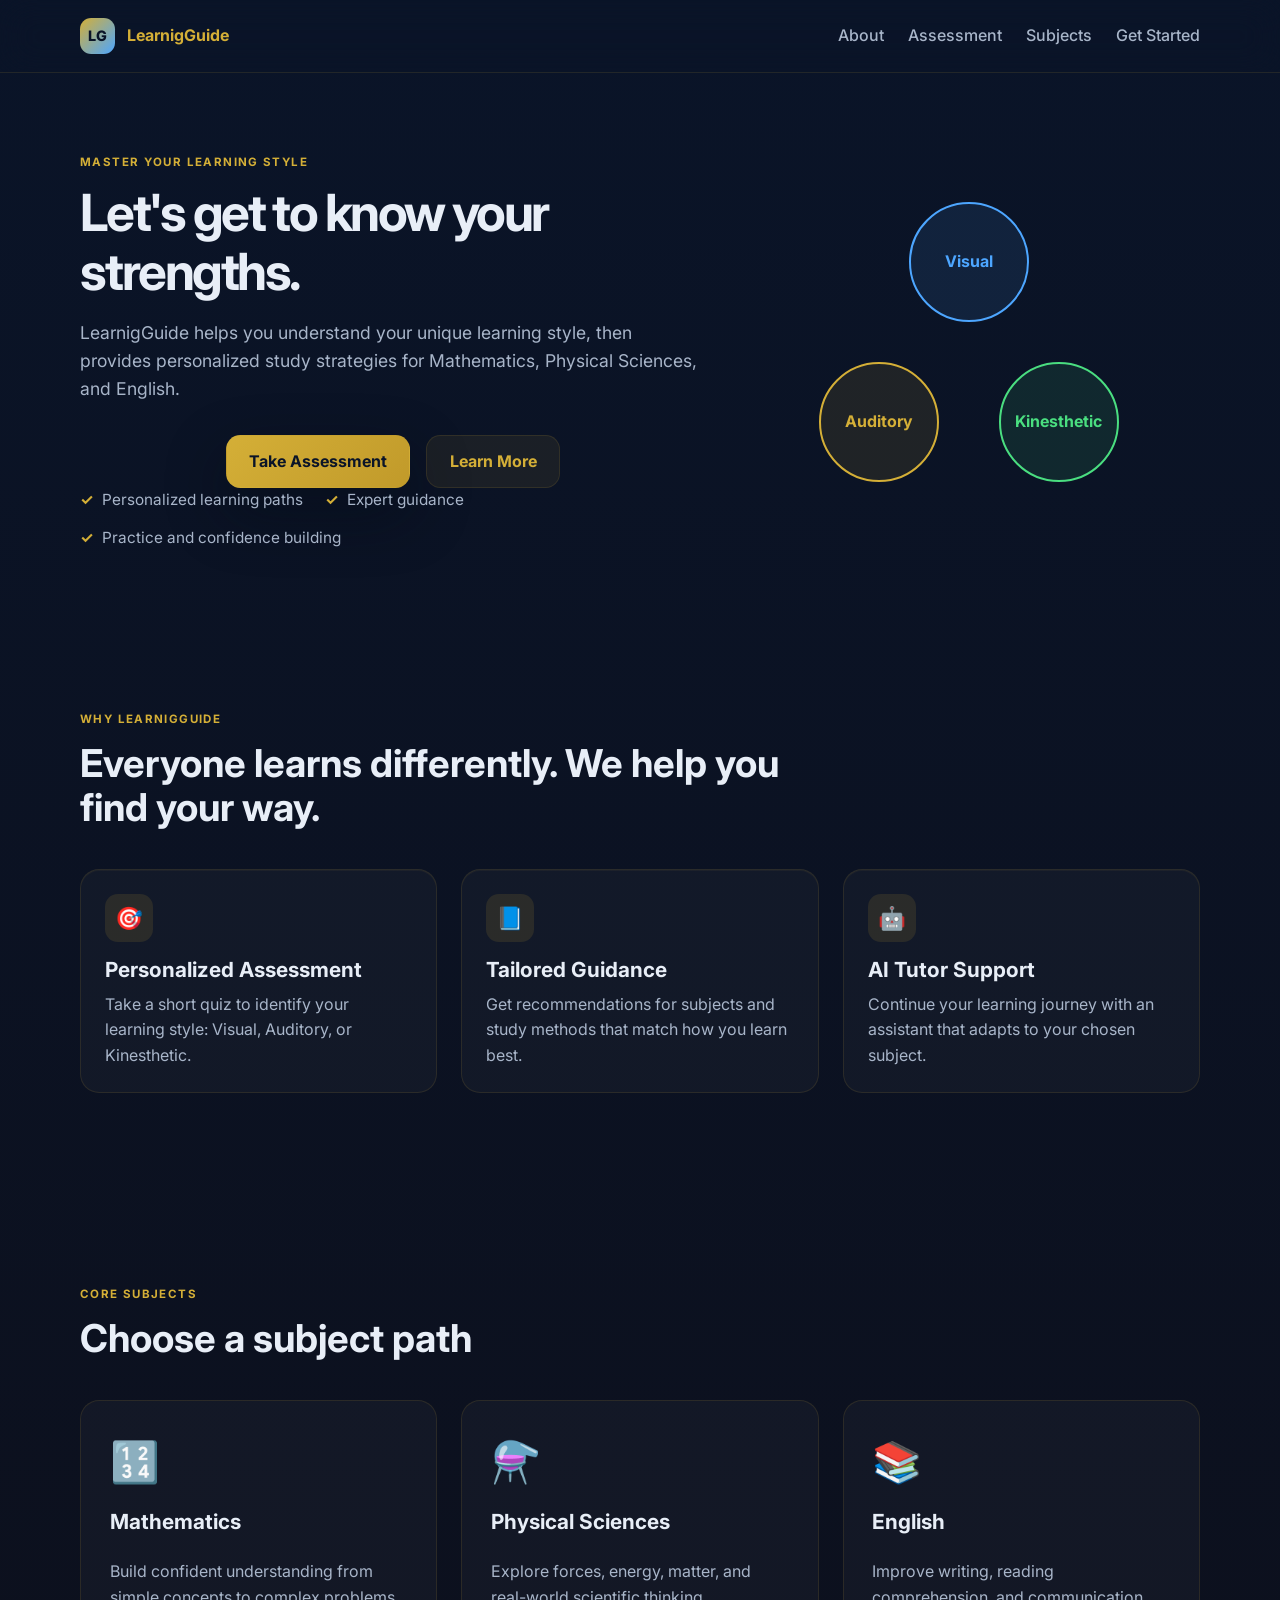
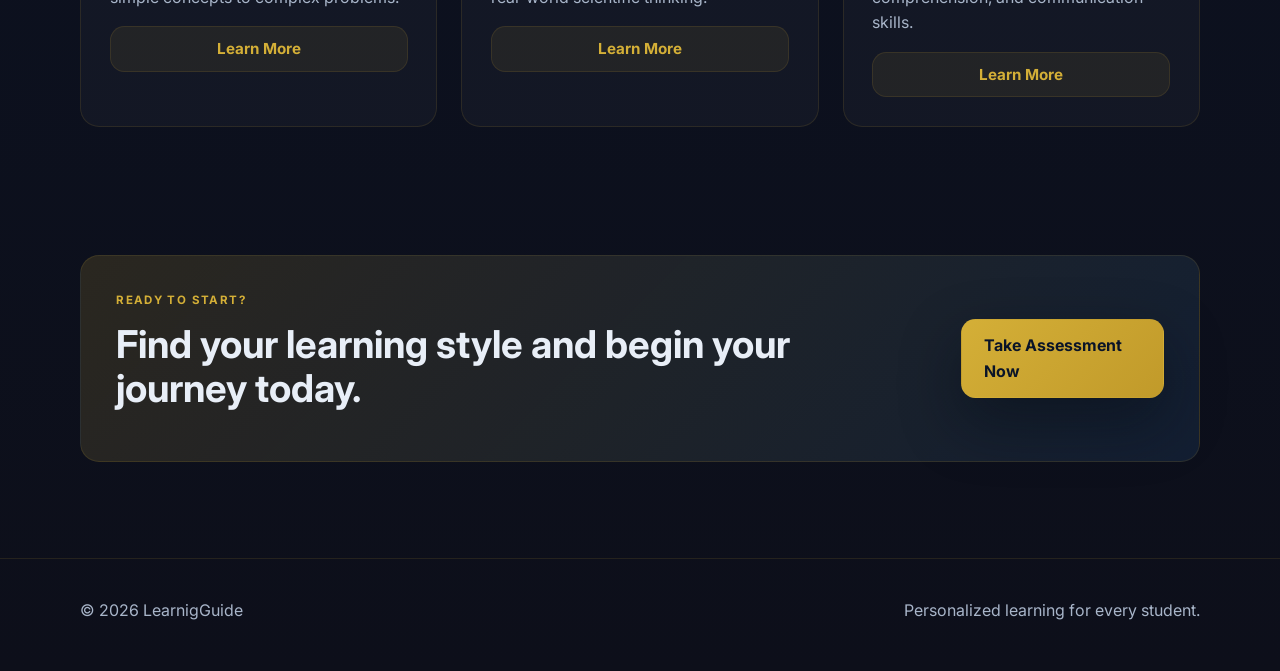
<file: index.html>
<!DOCTYPE html>
<html lang="en">
  <!-- Google Tag Manager -->
<script>(function(w,d,s,l,i){w[l]=w[l]||[];w[l].push({'gtm.start':
new Date().getTime(),event:'gtm.js'});var f=d.getElementsByTagName(s)[0],
j=d.createElement(s),dl=l!='dataLayer'?'&l='+l:'';j.async=true;j.src=
'https://www.googletagmanager.com/gtm.js?id='+i+dl;f.parentNode.insertBefore(j,f);
})(window,document,'script','dataLayer','GTM-PP5P248T');</script>
<!-- End Google Tag Manager -->
  <head>
    <meta charset="UTF-8" />
    <meta name="viewport" content="width=device-width, initial-scale=1.0" />
    <meta
      name="description"
      content="LearnigGuide: Discover your learning style and master Mathematics, Physical Sciences, and English with personalized study strategies."
    />
    <title>LearnigGuide - Your Personalized Learning Journey</title>
    <link rel="preconnect" href="https://fonts.googleapis.com" />
    <link rel="preconnect" href="https://fonts.gstatic.com" crossorigin />
    <link
      href="https://fonts.googleapis.com/css2?family=Inter:wght@400;500;600;700;800&display=swap"
      rel="stylesheet"
    />
    <link rel="stylesheet" href="styles.css" />

    <style>
      .home-cta {
        display: flex;
        justify-content: center;
        gap: 1rem;
        margin-top: 2rem;
      }

      .home-cta a {
        text-decoration: none;
      }
    </style>
  </head>
  <body>
    <!-- Google Tag Manager (noscript) -->
<noscript><iframe src="https://www.googletagmanager.com/ns.html?id=GTM-PP5P248T"
height="0" width="0" style="display:none;visibility:hidden"></iframe></noscript>
<!-- End Google Tag Manager (noscript) -->
    <header class="site-header">
      <div class="container nav">
        <a href="#top" class="brand" aria-label="LearnigGuide Home">
          <span class="brand-mark">LG</span>
          <span>LearnigGuide</span>
        </a>

        <nav class="nav-links" aria-label="Main navigation">
          <a href="#about">About</a>
          <a href="#quiz">Assessment</a>
          <a href="#subjects">Subjects</a>
          <a href="#cta">Get Started</a>
        </nav>

        <button class="menu-toggle" aria-label="Toggle menu">☰</button>
      </div>
    </header>

    <main id="top">
      <section class="hero">
        <div class="container hero-grid">
          <div class="hero-copy">
            <p class="eyebrow">Master Your Learning Style</p>
            <h1>Let's get to know your strengths.</h1>
            <p class="lead">
              LearnigGuide helps you understand your unique learning style, then provides personalized study strategies for Mathematics, Physical Sciences, and English.
            </p>

            <div class="home-cta">
              <a class="button primary" href="assessment.html">Take Assessment</a>
              <a class="button secondary" href="#about">Learn More</a>
            </div>

            <ul class="trust-list" aria-label="Key benefits">
              <li>Personalized learning paths</li>
              <li>Expert guidance</li>
              <li>Practice and confidence building</li>
            </ul>
          </div>

          <div class="hero-card">
            <div class="learning-visual">
              <div class="learning-circle visual-1">Visual</div>
              <div class="learning-circle visual-2">Auditory</div>
              <div class="learning-circle visual-3">Kinesthetic</div>
            </div>
          </div>
        </div>
      </section>

      <section id="about" class="section">
        <div class="container">
          <div class="section-heading">
            <p class="eyebrow">Why LearnigGuide</p>
            <h2>Everyone learns differently. We help you find your way.</h2>
          </div>

          <div class="feature-grid">
            <article class="feature-card">
              <div class="icon">🎯</div>
              <h3>Personalized Assessment</h3>
              <p>Take a short quiz to identify your learning style: Visual, Auditory, or Kinesthetic.</p>
            </article>

            <article class="feature-card">
              <div class="icon">📘</div>
              <h3>Tailored Guidance</h3>
              <p>Get recommendations for subjects and study methods that match how you learn best.</p>
            </article>

            <article class="feature-card">
              <div class="icon">🤖</div>
              <h3>AI Tutor Support</h3>
              <p>Continue your learning journey with an assistant that adapts to your chosen subject.</p>
            </article>
          </div>
        </div>
      </section>

      <section id="subjects" class="section">
        <div class="container">
          <div class="section-heading">
            <p class="eyebrow">Core Subjects</p>
            <h2>Choose a subject path</h2>
          </div>

          <div class="subjects-grid">
            <article class="subject-card">
              <div class="subject-icon">🔢</div>
              <h3>Mathematics</h3>
              <p>Build confident understanding from simple concepts to complex problems.</p>
              <button class="button secondary small" onclick="window.location.href='subjects.html'">Learn More</button>
            </article>

            <article class="subject-card">
              <div class="subject-icon">⚗️</div>
              <h3>Physical Sciences</h3>
              <p>Explore forces, energy, matter, and real-world scientific thinking.</p>
              <button class="button secondary small" onclick="window.location.href='subjects.html'">Learn More</button>
            </article>

            <article class="subject-card">
              <div class="subject-icon">📚</div>
              <h3>English</h3>
              <p>Improve writing, reading comprehension, and communication skills.</p>
              <button class="button secondary small" onclick="window.location.href='subjects.html'">Learn More</button>
            </article>
          </div>
        </div>
      </section>

      <section id="cta" class="section cta-section">
        <div class="container cta-box">
          <div>
            <p class="eyebrow">Ready to start?</p>
            <h2>Find your learning style and begin your journey today.</h2>
          </div>
          <a href="assessment.html" class="button primary">Take Assessment Now</a>
        </div>
      </section>
    </main>

    <footer class="site-footer">
      <div class="container footer-row">
        <p>© <span id="year"></span> LearnigGuide</p>
        <p>Personalized learning for every student.</p>
      </div>
    </footer>

    <script>
      document.getElementById('year').textContent = new Date().getFullYear();
      const toggleButton = document.querySelector('.menu-toggle');
      const navLinks = document.querySelector('.nav-links');

      if (toggleButton && navLinks) {
        toggleButton.addEventListener('click', () => navLinks.classList.toggle('is-open'));
        navLinks.querySelectorAll('a').forEach(link => {
          link.addEventListener('click', () => navLinks.classList.remove('is-open'));
        });
      }
    </script>
  </body>
</html>
</file>
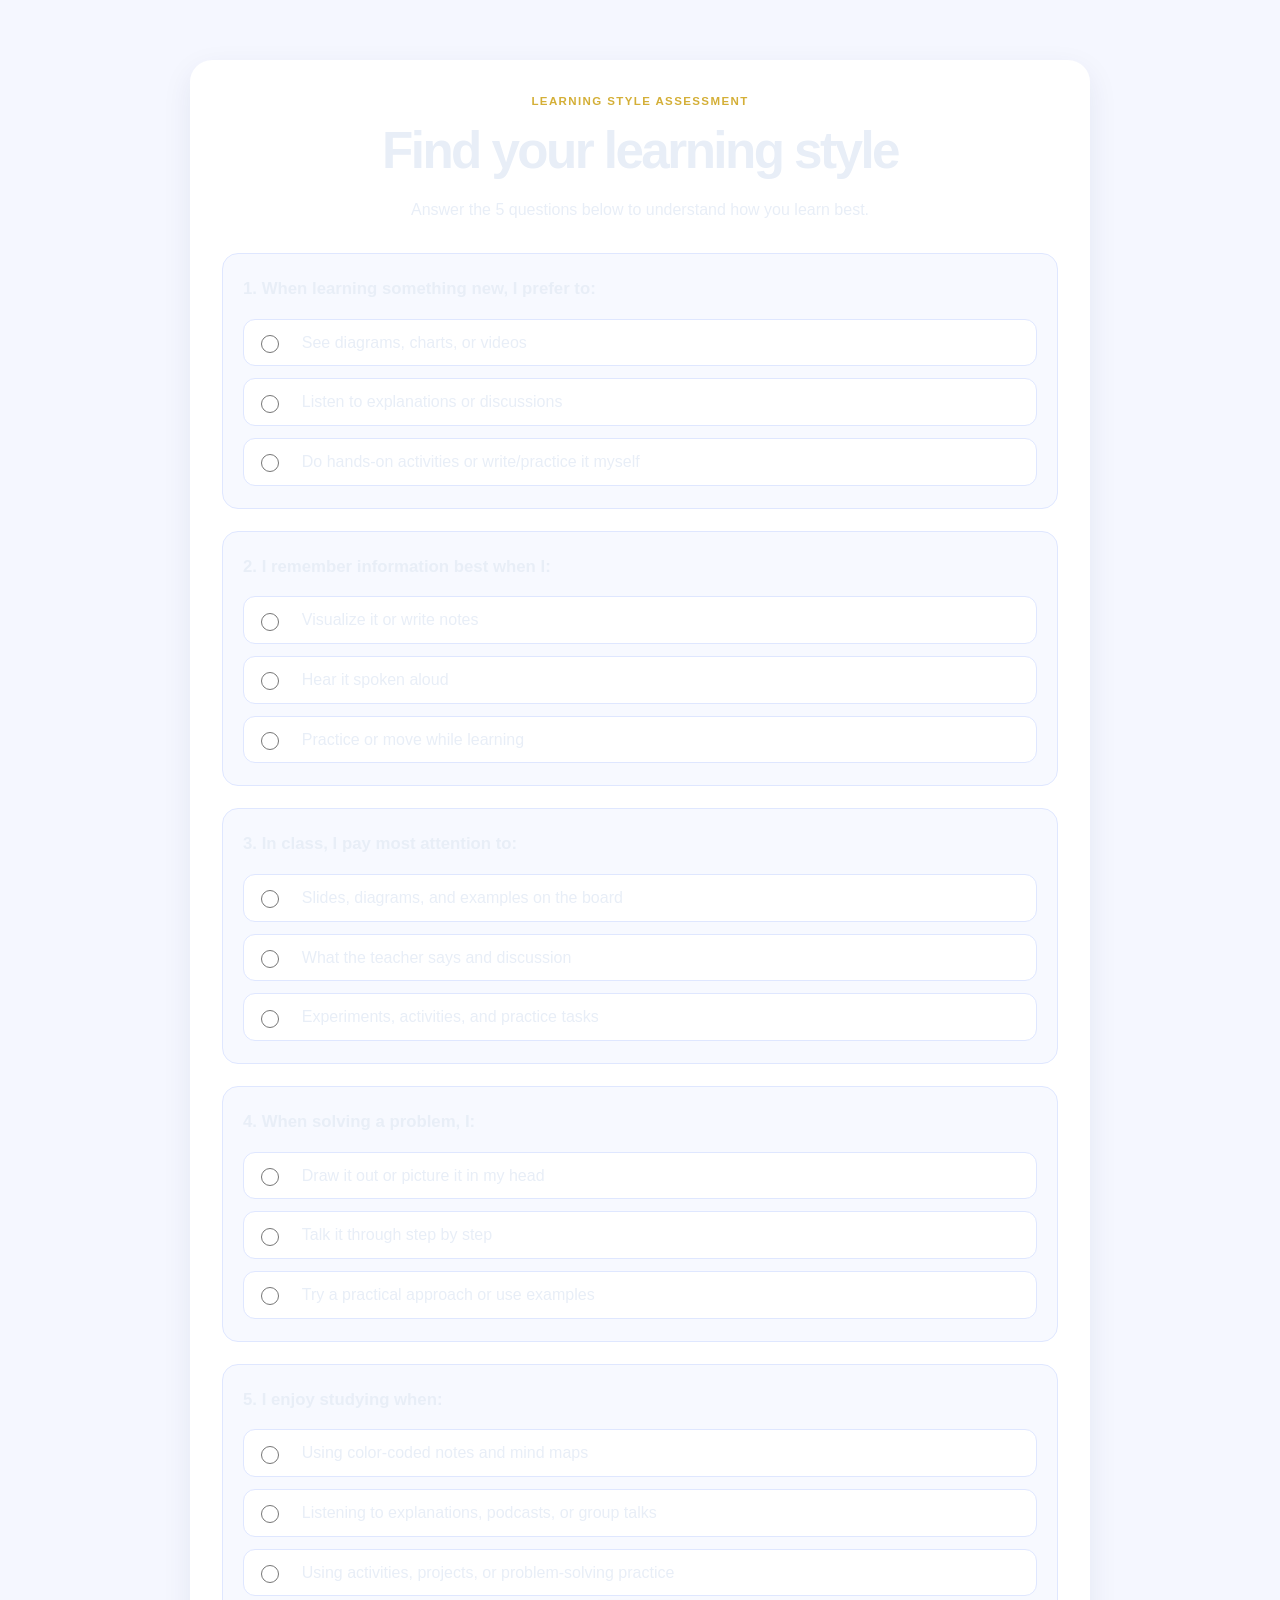
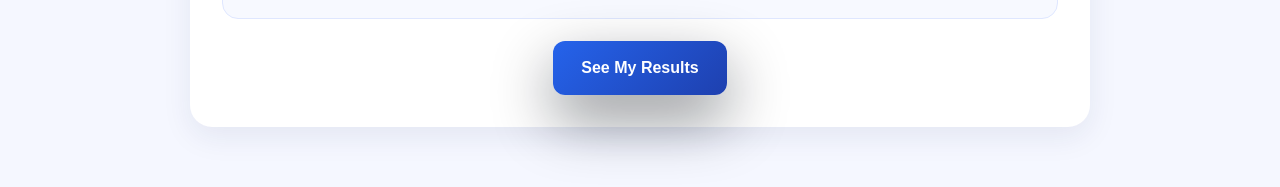
<file: assessment.html>
<!DOCTYPE html>
<html lang="en">
  <!-- Google Tag Manager -->
<script>(function(w,d,s,l,i){w[l]=w[l]||[];w[l].push({'gtm.start':
new Date().getTime(),event:'gtm.js'});var f=d.getElementsByTagName(s)[0],
j=d.createElement(s),dl=l!='dataLayer'?'&l='+l:'';j.async=true;j.src=
'https://www.googletagmanager.com/gtm.js?id='+i+dl;f.parentNode.insertBefore(j,f);
})(window,document,'script','dataLayer','GTM-PP5P248T');</script>
<!-- End Google Tag Manager -->
  <head>
    <meta charset="UTF-8" />
    <meta name="viewport" content="width=device-width, initial-scale=1.0" />
    <title>Assessment | LearnigGuide</title>
    <link rel="stylesheet" href="styles.css" />
    <style>
      body {
        background: #f5f7ff;
        font-family: 'Inter', sans-serif;
        margin: 0;
      }
      .page-shell {
        max-width: 900px;
        margin: 60px auto;
        background: #fff;
        padding: 32px;
        border-radius: 22px;
        box-shadow: 0 10px 30px rgba(23, 37, 84, 0.08);
      }
      .page-header {
        text-align: center;
        margin-bottom: 30px;
      }
      .quiz-question {
        background: #f7f9ff;
        border: 1px solid #dfe7ff;
        border-radius: 16px;
        padding: 22px 20px;
        margin-bottom: 22px;
      }
      .question-text {
        display: block;
        font-size: 1.05rem;
        font-weight: 700;
        margin-bottom: 16px;
      }
      .options {
        display: grid;
        gap: 12px;
      }
      .option {
        display: flex;
        align-items: center;
        gap: 10px;
        background: #fff;
        border: 1px solid #dfe7ff;
        border-radius: 12px;
        padding: 10px 12px;
      }
      .option input {
        width: 18px;
        height: 18px;
      }
      .btn-row {
        display: flex;
        justify-content: center;
        margin-top: 10px;
      }
      .button {
        display: inline-block;
        border: none;
        border-radius: 12px;
        padding: 14px 28px;
        font-weight: 700;
        text-decoration: none;
        cursor: pointer;
      }
      .button.primary {
        background: linear-gradient(135deg, #2563eb, #1e40af);
        color: white;
      }
    </style>
  </head>
  <body>
    <!-- Google Tag Manager (noscript) -->
<noscript><iframe src="https://www.googletagmanager.com/ns.html?id=GTM-PP5P248T"
height="0" width="0" style="display:none;visibility:hidden"></iframe></noscript>
<!-- End Google Tag Manager (noscript) -->
    <div class="page-shell">
      <div class="page-header">
        <p class="eyebrow">Learning Style Assessment</p>
        <h1>Find your learning style</h1>
        <p>Answer the 5 questions below to understand how you learn best.</p>
      </div>

      <form id="learningQuiz">
        <div class="quiz-question">
          <label class="question-text">1. When learning something new, I prefer to:</label>
          <div class="options">
            <label class="option"><input type="radio" name="q1" value="visual" /> <span>See diagrams, charts, or videos</span></label>
            <label class="option"><input type="radio" name="q1" value="auditory" /> <span>Listen to explanations or discussions</span></label>
            <label class="option"><input type="radio" name="q1" value="kinesthetic" /> <span>Do hands-on activities or write/practice it myself</span></label>
          </div>
        </div>

        <div class="quiz-question">
          <label class="question-text">2. I remember information best when I:</label>
          <div class="options">
            <label class="option"><input type="radio" name="q2" value="visual" /> <span>Visualize it or write notes</span></label>
            <label class="option"><input type="radio" name="q2" value="auditory" /> <span>Hear it spoken aloud</span></label>
            <label class="option"><input type="radio" name="q2" value="kinesthetic" /> <span>Practice or move while learning</span></label>
          </div>
        </div>

        <div class="quiz-question">
          <label class="question-text">3. In class, I pay most attention to:</label>
          <div class="options">
            <label class="option"><input type="radio" name="q3" value="visual" /> <span>Slides, diagrams, and examples on the board</span></label>
            <label class="option"><input type="radio" name="q3" value="auditory" /> <span>What the teacher says and discussion</span></label>
            <label class="option"><input type="radio" name="q3" value="kinesthetic" /> <span>Experiments, activities, and practice tasks</span></label>
          </div>
        </div>

        <div class="quiz-question">
          <label class="question-text">4. When solving a problem, I:</label>
          <div class="options">
            <label class="option"><input type="radio" name="q4" value="visual" /> <span>Draw it out or picture it in my head</span></label>
            <label class="option"><input type="radio" name="q4" value="auditory" /> <span>Talk it through step by step</span></label>
            <label class="option"><input type="radio" name="q4" value="kinesthetic" /> <span>Try a practical approach or use examples</span></label>
          </div>
        </div>

        <div class="quiz-question">
          <label class="question-text">5. I enjoy studying when:</label>
          <div class="options">
            <label class="option"><input type="radio" name="q5" value="visual" /> <span>Using color-coded notes and mind maps</span></label>
            <label class="option"><input type="radio" name="q5" value="auditory" /> <span>Listening to explanations, podcasts, or group talks</span></label>
            <label class="option"><input type="radio" name="q5" value="kinesthetic" /> <span>Using activities, projects, or problem-solving practice</span></label>
          </div>
        </div>

        <div class="btn-row">
          <button type="submit" class="button primary">See My Results</button>
        </div>
      </form>
    </div>

    <script>
      const quizForm = document.getElementById('learningQuiz');

      quizForm.addEventListener('submit', (event) => {
        event.preventDefault();

        const answers = { visual: 0, auditory: 0, kinesthetic: 0 };

        for (let i = 1; i <= 5; i++) {
          const selected = document.querySelector(`input[name="q${i}"]:checked`);
          if (selected) {
            answers[selected.value] += 1;
          }
        }

        const dominantStyle = Object.keys(answers).sort((a, b) => answers[b] - answers[a])[0];
        localStorage.setItem('learningStyle', dominantStyle);
        window.location.href = 'results.html';
      });
    </script>
  </body>
</html>
</file>
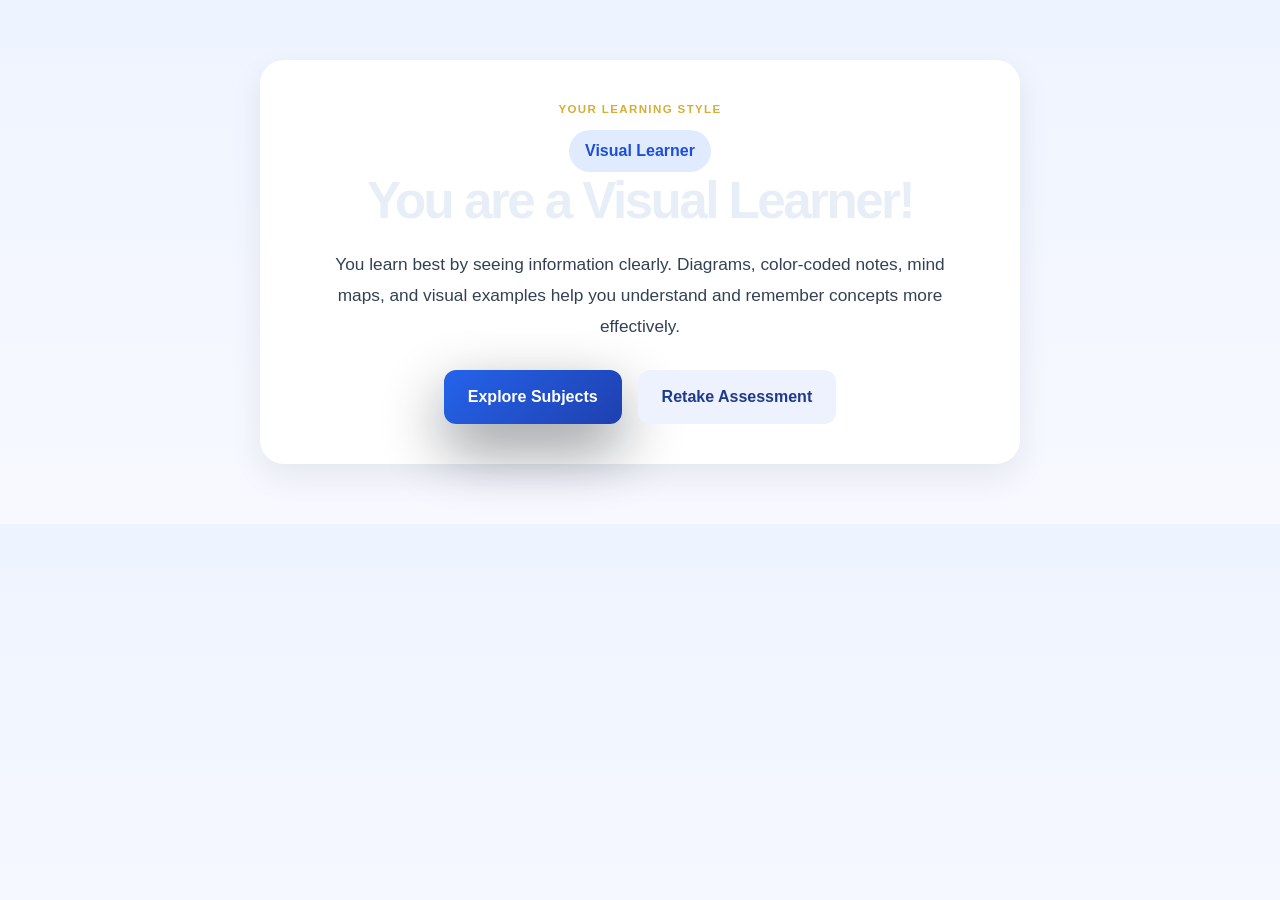
<file: results.html>
<!DOCTYPE html>
<html lang="en">
  <!-- Google Tag Manager -->
<script>(function(w,d,s,l,i){w[l]=w[l]||[];w[l].push({'gtm.start':
new Date().getTime(),event:'gtm.js'});var f=d.getElementsByTagName(s)[0],
j=d.createElement(s),dl=l!='dataLayer'?'&l='+l:'';j.async=true;j.src=
'https://www.googletagmanager.com/gtm.js?id='+i+dl;f.parentNode.insertBefore(j,f);
})(window,document,'script','dataLayer','GTM-PP5P248T');</script>
<!-- End Google Tag Manager -->
  <head>
    <meta charset="UTF-8" />
    <meta name="viewport" content="width=device-width, initial-scale=1.0" />
    <title>Your Result | LearnigGuide</title>
    <link rel="stylesheet" href="styles.css" />
    <style>
      body {
        background: linear-gradient(180deg, #eef4ff, #f8f9ff);
        font-family: 'Inter', sans-serif;
        margin: 0;
      }
      .result-shell {
        max-width: 760px;
        margin: 60px auto;
        background: white;
        border-radius: 24px;
        box-shadow: 0 12px 32px rgba(15, 23, 42, 0.08);
        padding: 40px 28px;
        text-align: center;
      }
      .badge {
        display: inline-block;
        padding: 8px 16px;
        border-radius: 999px;
        background: #e0ebff;
        color: #1d4ed8;
        font-weight: 700;
        text-transform: capitalize;
      }
      .description {
        font-size: 1.08rem;
        line-height: 1.8;
        max-width: 620px;
        margin: 18px auto 0;
        color: #334155;
      }
      .btn-row {
        margin-top: 28px;
        display: flex;
        justify-content: center;
        gap: 16px;
        flex-wrap: wrap;
      }
      .button {
        display: inline-block;
        border: none;
        border-radius: 12px;
        padding: 14px 24px;
        font-weight: 700;
        text-decoration: none;
        cursor: pointer;
      }
      .button.primary {
        background: linear-gradient(135deg, #2563eb, #1e40af);
        color: white;
      }
      .button.secondary {
        background: #eef2ff;
        color: #1e3a8a;
      }
    </style>
  </head>
  <body>
    <!-- Google Tag Manager (noscript) -->
<noscript><iframe src="https://www.googletagmanager.com/ns.html?id=GTM-PP5P248T"
height="0" width="0" style="display:none;visibility:hidden"></iframe></noscript>
<!-- End Google Tag Manager (noscript) -->
    <div class="result-shell">
      <p class="eyebrow">Your Learning Style</p>
      <div class="badge" id="learningStyleBadge">Loading...</div>
      <h1 id="title">Your learning style is being identified...</h1>
      <p class="description" id="description">Please wait while we prepare your study recommendations.</p>

      <div class="btn-row">
        <a class="button primary" href="subjects.html">Explore Subjects</a>
        <a class="button secondary" href="assessment.html">Retake Assessment</a>
      </div>
    </div>

    <script>
      const styleDescriptions = {
        visual: {
          title: 'Visual Learner',
          description: 'You learn best by seeing information clearly. Diagrams, color-coded notes, mind maps, and visual examples help you understand and remember concepts more effectively.'
        },
        auditory: {
          title: 'Auditory Learner',
          description: 'You learn best by listening and discussing. Lectures, verbal explanations, podcasts, and guided conversations are powerful ways for you to process new ideas.'
        },
        kinesthetic: {
          title: 'Kinesthetic Learner',
          description: 'You learn best through doing. Hands-on practice, experiments, role-play, and real-life applications make learning more natural and effective for you.'
        }
      };

      const style = localStorage.getItem('learningStyle') || 'visual';
      const data = styleDescriptions[style];

      document.getElementById('learningStyleBadge').textContent = data.title;
      document.getElementById('title').textContent = 'You are a ' + data.title + '!';
      document.getElementById('description').textContent = data.description;
    </script>
  </body>
</html>
</file>
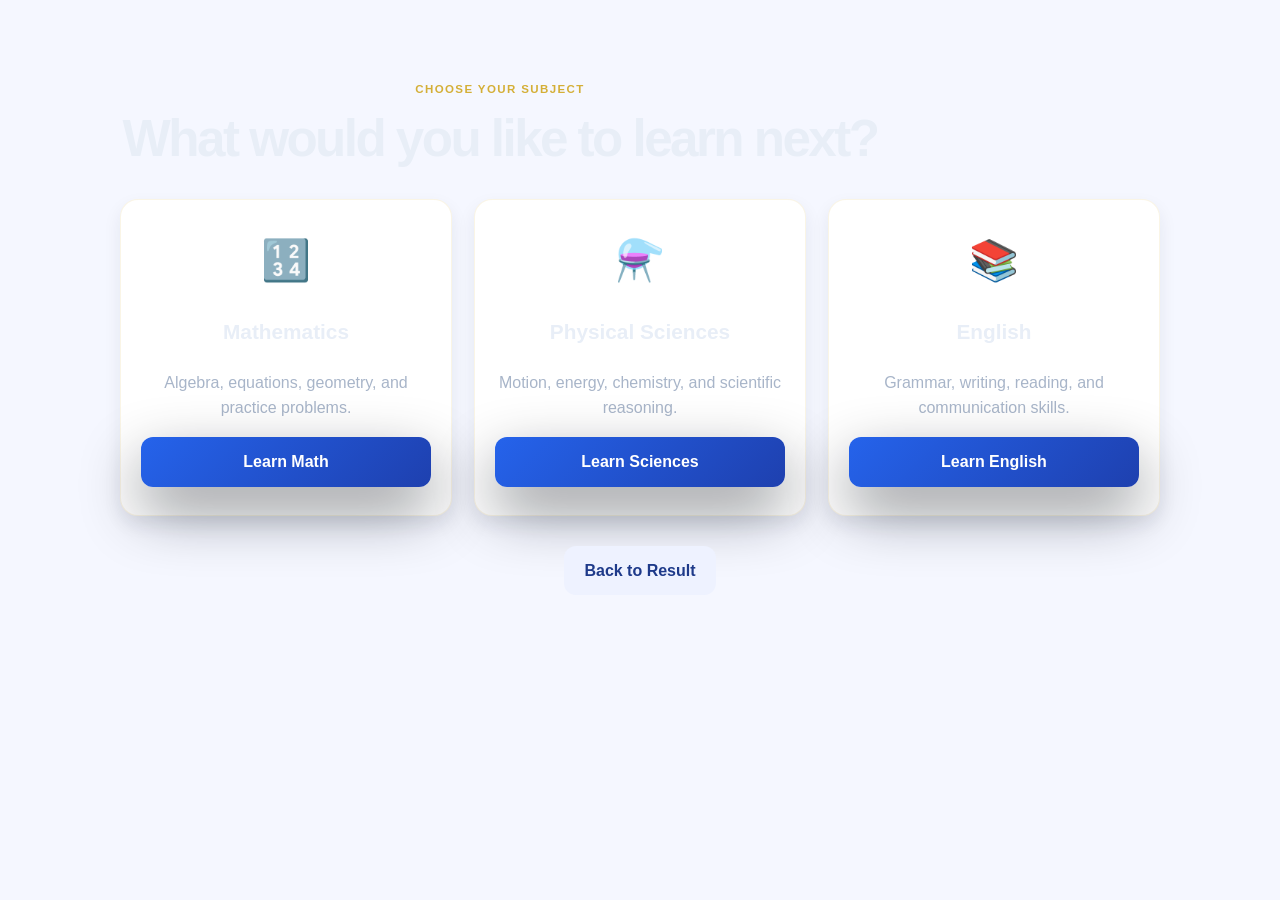
<file: subjects.html>
<!DOCTYPE html>
<html lang="en">
  <!-- Google Tag Manager -->
<script>(function(w,d,s,l,i){w[l]=w[l]||[];w[l].push({'gtm.start':
new Date().getTime(),event:'gtm.js'});var f=d.getElementsByTagName(s)[0],
j=d.createElement(s),dl=l!='dataLayer'?'&l='+l:'';j.async=true;j.src=
'https://www.googletagmanager.com/gtm.js?id='+i+dl;f.parentNode.insertBefore(j,f);
})(window,document,'script','dataLayer','GTM-PP5P248T');</script>
<!-- End Google Tag Manager -->
  <head>
    <meta charset="UTF-8" />
    <meta name="viewport" content="width=device-width, initial-scale=1.0" />
    <title>Subjects | LearnigGuide</title>
    <link rel="stylesheet" href="styles.css" />
    <style>
      body {
        background: #f5f7ff;
        font-family: 'Inter', sans-serif;
        margin: 0;
      }
      .subjects-page {
        max-width: 1080px;
        margin: 60px auto;
        padding: 20px;
      }
      .subjects-grid {
        display: grid;
        grid-template-columns: repeat(auto-fit, minmax(220px, 1fr));
        gap: 22px;
        margin-top: 30px;
      }
      .subject-card {
        background: white;
        border-radius: 18px;
        padding: 28px 20px;
        box-shadow: 0 8px 18px rgba(30, 41, 59, 0.08);
        text-align: center;
      }
      .subject-icon {
        font-size: 2.5rem;
        margin-bottom: 12px;
      }
      .button {
        display: inline-block;
        border: none;
        border-radius: 12px;
        padding: 12px 20px;
        font-weight: 700;
        text-decoration: none;
        cursor: pointer;
      }
      .button.primary {
        background: linear-gradient(135deg, #2563eb, #1e40af);
        color: white;
      }
      .button.secondary {
        background: #eef2ff;
        color: #1e3a8a;
      }
    </style>
  </head>
  <body>
    <!-- Google Tag Manager (noscript) -->
<noscript><iframe src="https://www.googletagmanager.com/ns.html?id=GTM-PP5P248T"
height="0" width="0" style="display:none;visibility:hidden"></iframe></noscript>
<!-- End Google Tag Manager (noscript) -->
    <div class="subjects-page">
      <div class="section-heading" style="text-align: center; margin-bottom: 20px;">
        <p class="eyebrow">Choose your subject</p>
        <h1>What would you like to learn next?</h1>
      </div>

      <div class="subjects-grid">
        <article class="subject-card">
          <div class="subject-icon">🔢</div>
          <h3>Mathematics</h3>
          <p>Algebra, equations, geometry, and practice problems.</p>
          <button class="button primary" data-subject="Mathematics">Learn Math</button>
        </article>

        <article class="subject-card">
          <div class="subject-icon">⚗️</div>
          <h3>Physical Sciences</h3>
          <p>Motion, energy, chemistry, and scientific reasoning.</p>
          <button class="button primary" data-subject="Physical Sciences">Learn Sciences</button>
        </article>

        <article class="subject-card">
          <div class="subject-icon">📚</div>
          <h3>English</h3>
          <p>Grammar, writing, reading, and communication skills.</p>
          <button class="button primary" data-subject="English">Learn English</button>
        </article>
      </div>

      <div style="text-align: center; margin-top: 30px;">
        <a class="button secondary" href="results.html">Back to Result</a>
      </div>
    </div>

    <script>
      document.querySelectorAll('[data-subject]').forEach((button) => {
        button.addEventListener('click', () => {
          localStorage.setItem('selectedSubject', button.dataset.subject);
          window.location.href = 'tutor.html';
        });
      });
    </script>
  </body>
</html>
</file>
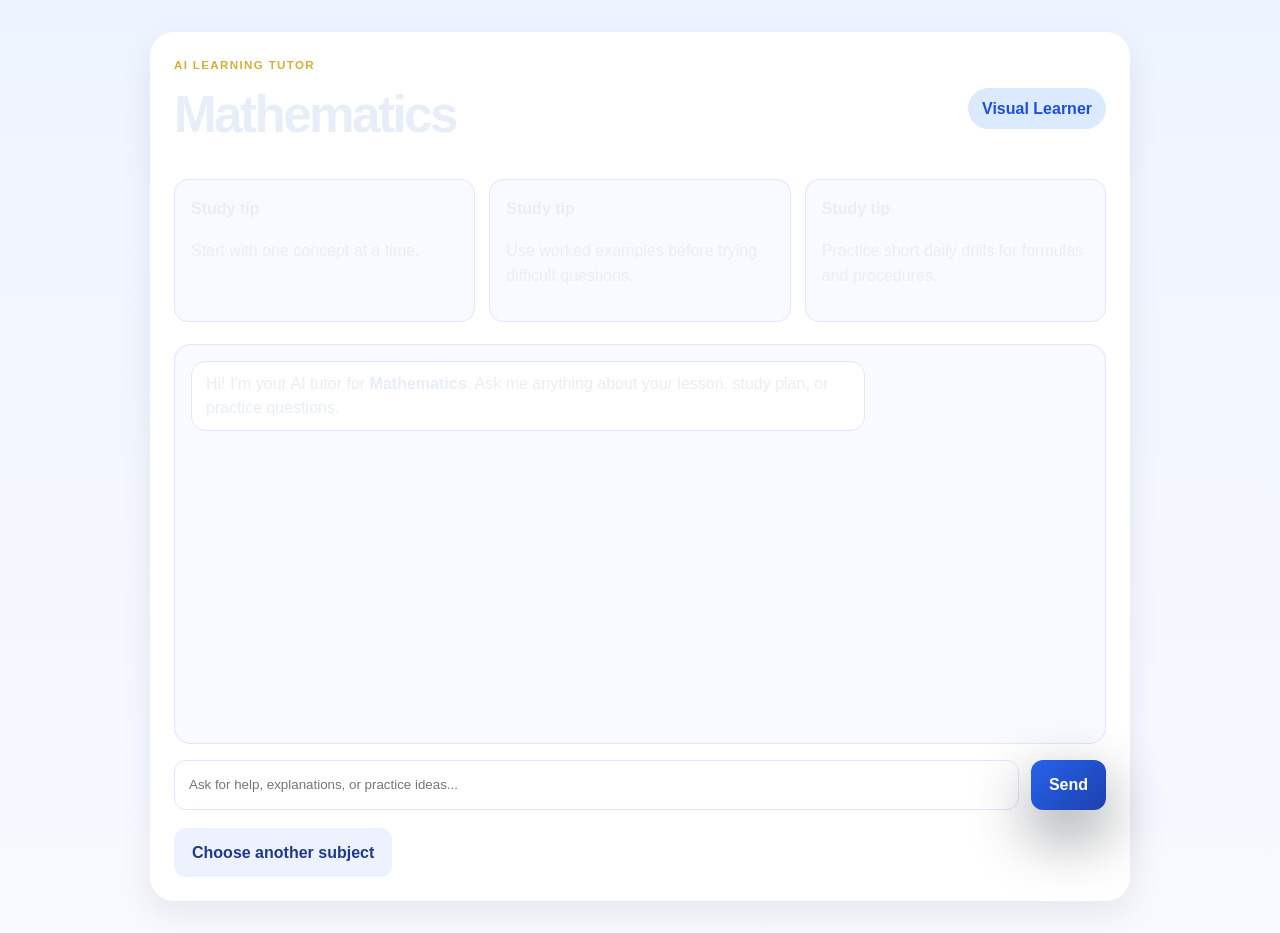
<file: tutor.html>
<!DOCTYPE html>
<html lang="en">
  <!-- Google Tag Manager -->
<script>(function(w,d,s,l,i){w[l]=w[l]||[];w[l].push({'gtm.start':
new Date().getTime(),event:'gtm.js'});var f=d.getElementsByTagName(s)[0],
j=d.createElement(s),dl=l!='dataLayer'?'&l='+l:'';j.async=true;j.src=
'https://www.googletagmanager.com/gtm.js?id='+i+dl;f.parentNode.insertBefore(j,f);
})(window,document,'script','dataLayer','GTM-PP5P248T');</script>
<!-- End Google Tag Manager -->
  <head>
    <meta charset="UTF-8" />
    <meta name="viewport" content="width=device-width, initial-scale=1.0" />
    <title>AI Tutor | LearnigGuide</title>
    <link rel="stylesheet" href="styles.css" />
    <style>
      body {
        background: linear-gradient(180deg, #eef4ff, #f8f9ff);
        font-family: 'Inter', sans-serif;
        margin: 0;
      }
      .tutor-shell {
        max-width: 980px;
        margin: 32px auto;
        background: white;
        border-radius: 24px;
        box-shadow: 0 12px 32px rgba(15, 23, 42, 0.08);
        padding: 24px;
      }
      .tutor-top {
        display: flex;
        justify-content: space-between;
        align-items: center;
        gap: 20px;
        flex-wrap: wrap;
        margin-bottom: 18px;
      }
      .pill {
        display: inline-block;
        background: #dbeafe;
        color: #1d4ed8;
        padding: 8px 14px;
        border-radius: 999px;
        font-weight: 700;
        text-transform: capitalize;
      }
      .tip-grid {
        display: grid;
        grid-template-columns: repeat(auto-fit, minmax(220px, 1fr));
        gap: 14px;
        margin-bottom: 22px;
      }
      .tip-box {
        background: #f8faff;
        border: 1px solid #dfe7ff;
        border-radius: 14px;
        padding: 16px;
      }
      .chat-box {
        background: #f8faff;
        border: 1px solid #dfe7ff;
        border-radius: 16px;
        min-height: 260px;
        padding: 16px;
        display: flex;
        flex-direction: column;
        gap: 12px;
        margin-bottom: 16px;
        max-height: 420px;
        overflow-y: auto;
      }
      .msg {
        max-width: 75%;
        padding: 10px 14px;
        border-radius: 14px;
        line-height: 1.5;
      }
      .msg.user {
        background: #2563eb;
        color: white;
        align-self: flex-end;
      }
      .msg.ai {
        background: white;
        border: 1px solid #dfe7ff;
        align-self: flex-start;
      }
      .chat-controls {
        display: flex;
        gap: 12px;
      }
      .chat-controls input {
        flex: 1;
        border: 1px solid #dfe7ff;
        border-radius: 12px;
        padding: 12px 14px;
      }
      .button {
        border: none;
        border-radius: 12px;
        padding: 12px 18px;
        font-weight: 700;
        cursor: pointer;
      }
      .button.primary {
        background: linear-gradient(135deg, #2563eb, #1e40af);
        color: white;
      }
      .button.secondary {
        background: #eef2ff;
        color: #1e3a8a;
      }
    </style>
  </head>
  <body>
    <!-- Google Tag Manager (noscript) -->
<noscript><iframe src="https://www.googletagmanager.com/ns.html?id=GTM-PP5P248T"
height="0" width="0" style="display:none;visibility:hidden"></iframe></noscript>
<!-- End Google Tag Manager (noscript) -->
    <div class="tutor-shell">
      <div class="tutor-top">
        <div>
          <p class="eyebrow">AI Learning Tutor</p>
          <h1 id="subjectTitle">Subject</h1>
        </div>
        <div class="pill" id="learningStylePill">Learning style</div>
      </div>

      <div class="tip-grid" id="tipGrid"></div>

      <div class="chat-box" id="chatBox">
        <div class="msg ai">Hi! I’m your AI tutor for <strong id="subjectName">this subject</strong>. Ask me anything about your lesson, study plan, or practice questions.</div>
      </div>

      <div class="chat-controls">
        <input id="chatInput" type="text" placeholder="Ask for help, explanations, or practice ideas..." />
        <button class="button primary" id="sendBtn">Send</button>
      </div>

      <div style="margin-top: 18px;">
        <a href="subjects.html" class="button secondary">Choose another subject</a>
      </div>
    </div>

    <script>
      const subject = localStorage.getItem('selectedSubject') || 'Mathematics';
      const style = localStorage.getItem('learningStyle') || 'visual';

      const subjectTitle = document.getElementById('subjectTitle');
      const learningStylePill = document.getElementById('learningStylePill');
      const subjectName = document.getElementById('subjectName');
      const chatBox = document.getElementById('chatBox');
      const chatInput = document.getElementById('chatInput');
      const sendBtn = document.getElementById('sendBtn');

      subjectTitle.textContent = subject;
      learningStylePill.textContent = style + ' learner';
      subjectName.textContent = subject;

      const tipsBySubject = {
        Mathematics: [
          'Start with one concept at a time.',
          'Use worked examples before trying difficult questions.',
          'Practice short daily drills for formulas and procedures.'
        ],
        'Physical Sciences': [
          'Focus on the idea behind the formula.',
          'Connect theory to real-life examples and experiments.',
          'Revise definitions and diagrams often.'
        ],
        English: [
          'Break long passages into smaller ideas.',
          'Practice grammar rules in short daily revision blocks.',
          'Write and rewrite your own sentences to improve confidence.'
        ]
      };

      const tipGrid = document.getElementById('tipGrid');
      tipsBySubject[subject].forEach((tip) => {
        const box = document.createElement('div');
        box.className = 'tip-box';
        box.innerHTML = `<strong>Study tip</strong><p>${tip}</p>`;
        tipGrid.appendChild(box);
      });

      const responseLibrary = {
        Mathematics: {
          visual: 'Try drawing the problem, labeling each step, and using a colour-coded method to stay organised.',
          auditory: 'Explain the steps out loud and listen to your own reasoning before solving the next question.',
          kinesthetic: 'Use physical objects, counters, or real-life examples to model the problem before doing it on paper.'
        },
        'Physical Sciences': {
          visual: 'Use diagrams and labelled visuals to connect theory, formulas, and experiments.',
          auditory: 'Read the concept out loud and explain the relationship between variables in simple words.',
          kinesthetic: 'Try mini experiments or practical examples to connect the concept to everyday life.'
        },
        English: {
          visual: 'Use highlight colours for grammar patterns, key ideas, and structure in texts.',
          auditory: 'Read sentences aloud and listen for tone, rhythm, and clarity in your writing.',
          kinesthetic: 'Write short responses, revise them, and physically rewrite sentences to improve structure.'
        }
      };

      function buildReply(input) {
        const lower = input.toLowerCase();
        const baseText = responseLibrary[subject]?.[style] || responseLibrary.Mathematics.visual;

        if (lower.includes('practice') || lower.includes('question') || lower.includes('exercise')) {
          return `A good practice step for ${subject} is to try 3 short questions, then review mistakes and repeat the method. ${baseText}`;
        }

        if (lower.includes('explain') || lower.includes('help')) {
          return `Here is a simple way to approach ${subject}: first identify the key idea, then apply the method step by step, and finally check your answer. ${baseText}`;
        }

        if (lower.includes('study') || lower.includes('plan')) {
          return `For a ${style} learner in ${subject}, try a 20-minute focused session: warm up with a concept, solve 2 examples, then review mistakes. ${baseText}`;
        }

        return `That's a good question. For a ${style} learner in ${subject}, the best method is to focus on clear examples and repeated practice. ${baseText}`;
      }

      function addMessage(text, sender) {
        const msg = document.createElement('div');
        msg.className = `msg ${sender}`;
        msg.innerHTML = text;
        chatBox.appendChild(msg);
        chatBox.scrollTop = chatBox.scrollHeight;
      }

      function sendMessage() {
        const value = chatInput.value.trim();
        if (!value) return;

        addMessage(value, 'user');
        chatInput.value = '';

        setTimeout(() => {
          addMessage(buildReply(value), 'ai');
        }, 500);
      }

      sendBtn.addEventListener('click', sendMessage);
      chatInput.addEventListener('keydown', (event) => {
        if (event.key === 'Enter') sendMessage();
      });
    </script>
  </body>
</html>
</file>
<file: styles.css>
:root {
  --bg: #0a1428;
  --bg-soft: #111d2e;
  --surface: #162240;
  --card: rgba(255, 255, 255, 0.03);
  --text: #e8eef7;
  --muted: #a8b5c9;
  --primary: #d4af37;
  --primary-strong: #c19a2a;
  --accent: #4da6ff;
  --border: rgba(212, 175, 55, 0.12);
  --shadow: 0 24px 60px rgba(4, 10, 20, 0.45);
  --success: #4ade80;
  --warning: #fbbf24;
}

* {
  box-sizing: border-box;
}

html {
  scroll-behavior: smooth;
}

body {
  margin: 0;
  font-family: "Inter", sans-serif;
  background: linear-gradient(180deg, var(--bg) 0%, #0d0f1a 100%);
  color: var(--text);
  line-height: 1.6;
}

a {
  color: inherit;
  text-decoration: none;
}

img {
  max-width: 100%;
  display: block;
}

button {
  font: inherit;
}

input[type="radio"],
input[type="text"] {
  cursor: pointer;
}

.container {
  width: min(1120px, calc(100% - 2rem));
  margin: 0 auto;
}

.section {
  padding: 6rem 0;
}

.alt-bg {
  background: rgba(212, 175, 55, 0.02);
}

.site-header {
  position: sticky;
  top: 0;
  z-index: 20;
  backdrop-filter: blur(18px);
  background: rgba(10, 20, 40, 0.7);
  border-bottom: 1px solid var(--border);
}

.nav {
  display: flex;
  align-items: center;
  justify-content: space-between;
  min-height: 72px;
}

.brand {
  display: inline-flex;
  align-items: center;
  gap: 0.75rem;
  font-weight: 700;
  color: var(--primary);
}

.brand-mark {
  display: grid;
  place-items: center;
  width: 2.2rem;
  height: 2.2rem;
  border-radius: 0.7rem;
  background: linear-gradient(135deg, var(--primary), var(--accent));
  color: #0a1428;
  font-weight: 800;
  font-size: 0.9rem;
}

.nav-links {
  display: flex;
  align-items: center;
  gap: 1.5rem;
  color: var(--muted);
}

.nav-links a {
  transition: color 0.2s ease;
  font-weight: 500;
}

.nav-links a:hover,
.nav-links a:focus-visible {
  color: var(--primary);
}

.menu-toggle {
  display: none;
  border: 0;
  background: transparent;
  color: var(--text);
  font-size: 1.5rem;
  cursor: pointer;
}

.hero {
  padding: 5rem 0 4rem;
}

.hero-grid {
  display: grid;
  grid-template-columns: 1.15fr 0.85fr;
  gap: 2rem;
  align-items: center;
}

.eyebrow {
  margin: 0 0 0.75rem;
  text-transform: uppercase;
  letter-spacing: 0.12em;
  color: var(--primary);
  font-weight: 700;
  font-size: 0.72rem;
}

h1,
h2,
h3,
h4 {
  margin-top: 0;
  line-height: 1.15;
}

h1 {
  font-size: clamp(2.7rem, 4vw, 4.6rem);
  margin-bottom: 1rem;
  letter-spacing: -0.05em;
  color: var(--text);
}

h2 {
  font-size: clamp(2rem, 3vw, 3rem);
  margin-bottom: 1rem;
  color: var(--text);
}

h3 {
  font-size: 1.3rem;
  margin-bottom: 0.6rem;
  color: var(--text);
}

h4 {
  font-size: 1.1rem;
  margin-bottom: 0.5rem;
  color: var(--primary);
}

.lead {
  font-size: 1.1rem;
  max-width: 640px;
  color: var(--muted);
}

.intro-text {
  color: var(--muted);
  font-size: 1.05rem;
  margin-top: 0.5rem;
}

.cta-row {
  display: flex;
  flex-wrap: wrap;
  gap: 1rem;
  margin: 2rem 0 1.6rem;
}

.button {
  display: inline-flex;
  align-items: center;
  justify-content: center;
  min-height: 48px;
  padding: 0.8rem 1.4rem;
  border-radius: 0.9rem;
  font-weight: 700;
  border: 1px solid transparent;
  transition: transform 0.2s ease, box-shadow 0.2s ease, background 0.2s ease;
  cursor: pointer;
}

.button:hover,
.button:focus-visible {
  transform: translateY(-1px);
}

.button.primary {
  background: linear-gradient(135deg, var(--primary), var(--primary-strong));
  color: #0a1428;
  box-shadow: var(--shadow);
  font-weight: 700;
}

.button.primary:hover {
  box-shadow: 0 30px 70px rgba(212, 175, 55, 0.2);
}

.button.secondary {
  background: rgba(212, 175, 55, 0.08);
  border-color: var(--border);
  color: var(--primary);
}

.button.secondary:hover {
  background: rgba(212, 175, 55, 0.15);
}

.button.small {
  padding: 0.6rem 1.2rem;
  font-size: 0.95rem;
  min-height: 44px;
}

.trust-list {
  list-style: none;
  padding: 0;
  margin: 0;
  display: flex;
  flex-wrap: wrap;
  gap: 0.8rem 1.4rem;
  color: var(--muted);
  font-size: 0.96rem;
}

.trust-list li::before {
  content: "✓";
  color: var(--primary);
  margin-right: 0.5rem;
  font-weight: bold;
}

.hero-card {
  display: flex;
  justify-content: center;
  align-items: center;
}

.learning-visual {
  position: relative;
  width: 300px;
  height: 300px;
  display: flex;
  align-items: center;
  justify-content: center;
}

.learning-circle {
  position: absolute;
  width: 120px;
  height: 120px;
  border-radius: 50%;
  display: flex;
  align-items: center;
  justify-content: center;
  font-weight: 700;
  border: 2px solid;
  text-align: center;
  font-size: 1rem;
}

.visual-1 {
  background: rgba(77, 166, 255, 0.1);
  border-color: var(--accent);
  color: var(--accent);
  top: 0;
  left: 50%;
  transform: translateX(-50%);
}

.visual-2 {
  background: rgba(212, 175, 55, 0.1);
  border-color: var(--primary);
  color: var(--primary);
  bottom: 20px;
  left: 0;
}

.visual-3 {
  background: rgba(74, 222, 128, 0.1);
  border-color: var(--success);
  color: var(--success);
  bottom: 20px;
  right: 0;
}

.section-heading {
  max-width: 760px;
  margin-bottom: 2.5rem;
}

.feature-grid {
  display: grid;
  grid-template-columns: repeat(3, minmax(0, 1fr));
  gap: 1.5rem;
}

.feature-card,
.subject-card,
.quiz-question,
.cta-box {
  background: var(--card);
  border: 1px solid var(--border);
  border-radius: 1.2rem;
}

.feature-card {
  padding: 1.5rem;
  box-shadow: inset 0 1px 0 rgba(212, 175, 55, 0.05);
}

.icon {
  display: grid;
  place-items: center;
  width: 3rem;
  height: 3rem;
  border-radius: 0.8rem;
  margin-bottom: 1rem;
  background: rgba(212, 175, 55, 0.12);
  font-size: 1.4rem;
}

.feature-card p,
.subject-card p {
  margin: 0;
  color: var(--muted);
}

.quiz-container {
  max-width: 800px;
  margin: 0 auto;
}

.quiz-form {
  display: grid;
  gap: 1.8rem;
}

.quiz-question {
  padding: 1.5rem;
}

.question-text {
  display: block;
  font-weight: 600;
  margin-bottom: 1rem;
  color: var(--text);
}

.options {
  display: grid;
  gap: 0.8rem;
}

.option {
  display: flex;
  align-items: center;
  padding: 0.8rem 1rem;
  border-radius: 0.7rem;
  background: rgba(212, 175, 55, 0.04);
  border: 1px solid rgba(212, 175, 55, 0.08);
  cursor: pointer;
  transition: background 0.2s ease, border-color 0.2s ease;
}

.option:hover {
  background: rgba(212, 175, 55, 0.08);
  border-color: var(--border);
}

.option input[type="radio"] {
  margin-right: 0.8rem;
  width: 18px;
  height: 18px;
  accent-color: var(--primary);
}

.option span {
  flex: 1;
  color: var(--text);
}

.quiz-submit {
  width: 100%;
  margin-top: 1rem;
  min-height: 52px;
}

.quiz-result {
  max-width: 600px;
  margin: 2rem auto 0;
  opacity: 1;
  transition: opacity 0.3s ease;
}

.quiz-result.hidden {
  display: none;
}

.result-box {
  background: linear-gradient(135deg, rgba(212, 175, 55, 0.12), rgba(77, 166, 255, 0.08));
  border: 1px solid var(--border);
  border-radius: 1.2rem;
  padding: 2rem;
  text-align: center;
}

.result-label {
  color: var(--muted);
  margin: 0 0 0.5rem;
  font-size: 0.95rem;
  text-transform: uppercase;
  letter-spacing: 0.08em;
}

.result-style {
  font-size: 2rem;
  color: var(--primary);
  margin: 0.5rem 0 1rem;
}

.result-description {
  color: var(--muted);
  margin-bottom: 1.5rem;
  line-height: 1.7;
}

.subjects-grid {
  display: grid;
  grid-template-columns: repeat(3, minmax(0, 1fr));
  gap: 1.5rem;
}

.subject-card {
  padding: 1.8rem;
  display: flex;
  flex-direction: column;
  gap: 1rem;
}

.subject-icon {
  font-size: 2.5rem;
}

.topics-list {
  list-style: none;
  padding: 0;
  margin: 0.8rem 0;
  display: grid;
  gap: 0.5rem;
  color: var(--muted);
  font-size: 0.95rem;
}

.topics-list li::before {
  content: "→";
  color: var(--primary);
  margin-right: 0.5rem;
}

.split {
  display: grid;
  grid-template-columns: 1fr 1.2fr;
  align-items: center;
  gap: 2rem;
}

.steps-vertical {
  display: grid;
  gap: 1.5rem;
}

.step-vertical {
  display: flex;
  gap: 1.2rem;
  align-items: flex-start;
}

.step-num {
  display: inline-flex;
  align-items: center;
  justify-content: center;
  width: 2.8rem;
  height: 2.8rem;
  border-radius: 0.9rem;
  background: linear-gradient(135deg, var(--primary), var(--accent));
  color: #0a1428;
  font-weight: 800;
  flex-shrink: 0;
}

.step-vertical h4 {
  margin-bottom: 0.3rem;
}

.step-vertical p {
  margin: 0;
  color: var(--muted);
  font-size: 0.95rem;
}

.cta-section {
  padding-top: 2rem;
}

.cta-box {
  display: flex;
  justify-content: space-between;
  align-items: center;
  gap: 2rem;
  padding: 2.2rem;
  background: linear-gradient(135deg, rgba(212, 175, 55, 0.15), rgba(77, 166, 255, 0.1));
  border: 1px solid var(--border);
}

.site-footer {
  border-top: 1px solid var(--border);
  padding: 1.4rem 0 2rem;
  color: var(--muted);
}

.footer-row {
  display: flex;
  justify-content: space-between;
  gap: 1rem;
  flex-wrap: wrap;
}

/* Modal Styles */
.modal {
  position: fixed;
  top: 0;
  left: 0;
  right: 0;
  bottom: 0;
  background: rgba(0, 0, 0, 0.7);
  display: flex;
  align-items: center;
  justify-content: center;
  z-index: 1000;
  opacity: 1;
  transition: opacity 0.3s ease;
}

.modal.hidden {
  display: none;
  opacity: 0;
}

.modal-content {
  background: linear-gradient(135deg, var(--bg-soft) 0%, var(--surface) 100%);
  border: 1px solid var(--border);
  border-radius: 1.5rem;
  width: min(900px, calc(100% - 2rem));
  max-height: 80vh;
  overflow-y: auto;
  box-shadow: var(--shadow);
  position: relative;
}

.modal-close {
  position: absolute;
  top: 1.5rem;
  right: 1.5rem;
  background: transparent;
  border: none;
  color: var(--text);
  font-size: 2rem;
  cursor: pointer;
  padding: 0;
  width: 2.5rem;
  height: 2.5rem;
  display: flex;
  align-items: center;
  justify-content: center;
  transition: color 0.2s ease;
  z-index: 1001;
}

.modal-close:hover {
  color: var(--primary);
}

.modal-header {
  padding: 2rem 2rem 1rem;
  border-bottom: 1px solid var(--border);
}

.modal-header h2 {
  margin: 0 0 0.3rem;
  color: var(--primary);
}

.modal-header p {
  margin: 0;
  color: var(--muted);
  font-size: 0.95rem;
}

.modal-body {
  padding: 2rem;
  display: grid;
  grid-template-columns: 1fr 1fr;
  gap: 2rem;
}

.chat-section {
  display: flex;
  flex-direction: column;
  gap: 1rem;
}

.chat-box {
  background: rgba(255, 255, 255, 0.02);
  border: 1px solid var(--border);
  border-radius: 1rem;
  padding: 1.5rem;
  height: 400px;
  overflow-y: auto;
  display: flex;
  flex-direction: column;
  gap: 1rem;
}

.chat-message {
  display: flex;
  gap: 0.8rem;
  animation: slideIn 0.3s ease;
}

@keyframes slideIn {
  from {
    opacity: 0;
    transform: translateY(10px);
  }
  to {
    opacity: 1;
    transform: translateY(0);
  }
}

.chat-message.user {
  justify-content: flex-end;
}

.chat-message.ai {
  justify-content: flex-start;
}

.chat-bubble {
  max-width: 85%;
  padding: 0.8rem 1rem;
  border-radius: 0.8rem;
  word-wrap: break-word;
  line-height: 1.5;
  font-size: 0.95rem;
}

.chat-message.user .chat-bubble {
  background: linear-gradient(135deg, var(--primary), var(--primary-strong));
  color: #0a1428;
}

.chat-message.ai .chat-bubble {
  background: rgba(212, 175, 55, 0.1);
  color: var(--text);
  border: 1px solid var(--border);
}

.chat-input-wrapper {
  display: flex;
  gap: 0.8rem;
}

.chat-input {
  flex: 1;
  background: rgba(255, 255, 255, 0.05);
  border: 1px solid var(--border);
  border-radius: 0.8rem;
  padding: 0.8rem 1rem;
  color: var(--text);
  font-family: inherit;
  transition: border-color 0.2s ease;
}

.chat-input:focus {
  outline: none;
  border-color: var(--primary);
}

.chat-input::placeholder {
  color: var(--muted);
}

.recommendations-section {
  display: flex;
  flex-direction: column;
  gap: 1rem;
}

.recommendations-section.hidden {
  display: none;
}

.recommendations-section h3 {
  margin-top: 0;
  color: var(--primary);
}

.recommendations-box {
  background: rgba(255, 255, 255, 0.02);
  border: 1px solid var(--border);
  border-radius: 1rem;
  padding: 1.5rem;
  height: 400px;
  overflow-y: auto;
  display: flex;
  flex-direction: column;
  gap: 1.2rem;
}

.recommendation-item {
  background: rgba(212, 175, 55, 0.08);
  border-left: 3px solid var(--primary);
  padding: 1rem;
  border-radius: 0.7rem;
}

.recommendation-item h4 {
  margin-top: 0;
  margin-bottom: 0.5rem;
}

.recommendation-item p {
  margin: 0.3rem 0;
  font-size: 0.9rem;
  color: var(--muted);
}

.loading {
  display: flex;
  align-items: center;
  gap: 0.5rem;
  color: var(--muted);
}

.loading-dot {
  width: 8px;
  height: 8px;
  border-radius: 50%;
  background: var(--primary);
  animation: bounce 1.4s infinite;
}

.loading-dot:nth-child(2) {
  animation-delay: 0.2s;
}

.loading-dot:nth-child(3) {
  animation-delay: 0.4s;
}

@keyframes bounce {
  0%,
  80%,
  100% {
    transform: scale(0.8);
    opacity: 0.5;
  }
  40% {
    transform: scale(1);
    opacity: 1;
  }
}

@media (max-width: 860px) {
  .hero-grid,
  .feature-grid,
  .subjects-grid,
  .split {
    grid-template-columns: 1fr;
  }

  .modal-body {
    grid-template-columns: 1fr;
  }

  .nav-links {
    display: none;
    position: absolute;
    left: 1rem;
    right: 1rem;
    top: calc(100% + 0.5rem);
    flex-direction: column;
    align-items: flex-start;
    padding: 1rem 1.2rem;
    background: rgba(10, 20, 40, 0.96);
    border: 1px solid var(--border);
    border-radius: 0.9rem;
    gap: 0.8rem;
  }

  .nav-links.is-open {
    display: flex;
  }

  .menu-toggle {
    display: inline-block;
  }

  .cta-box {
    flex-direction: column;
    align-items: flex-start;
  }

  .learning-visual {
    width: 250px;
    height: 250px;
  }

  .learning-circle {
    width: 100px;
    height: 100px;
    font-size: 0.85rem;
  }
}
</file>
